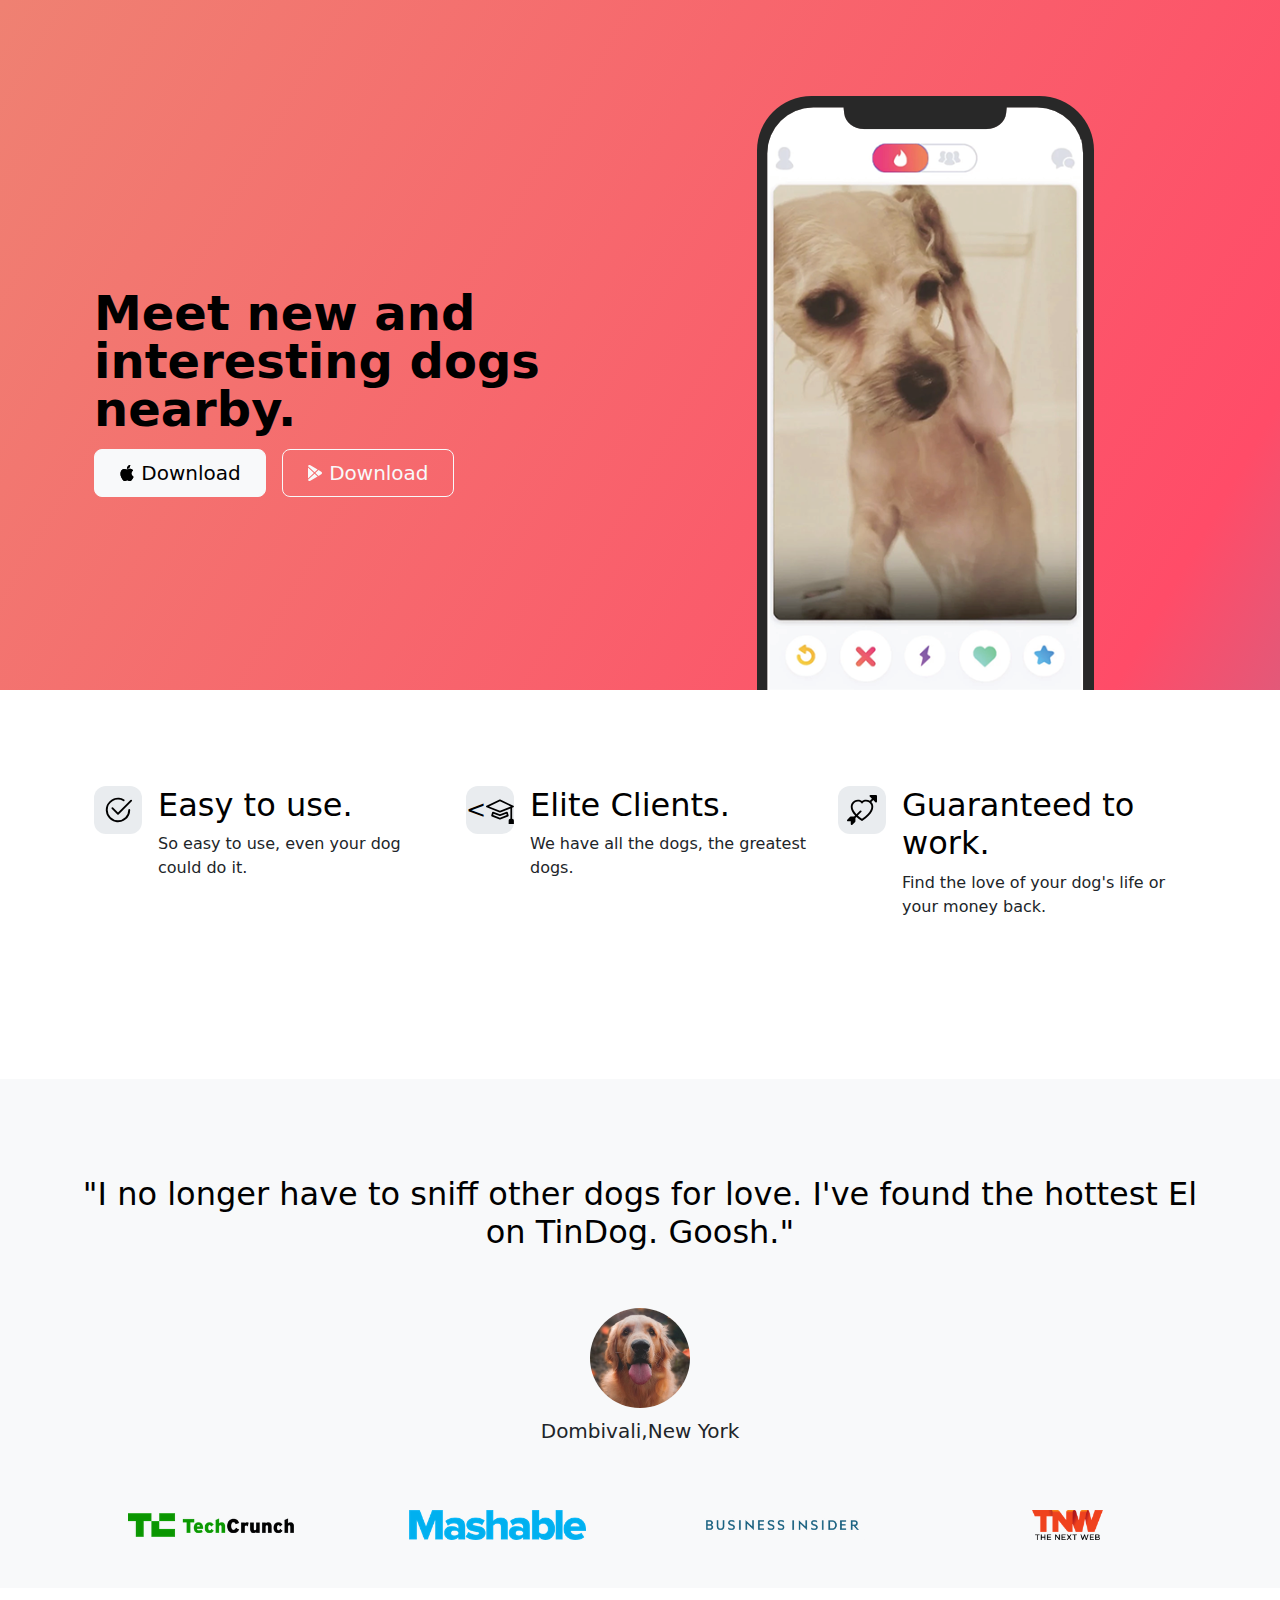
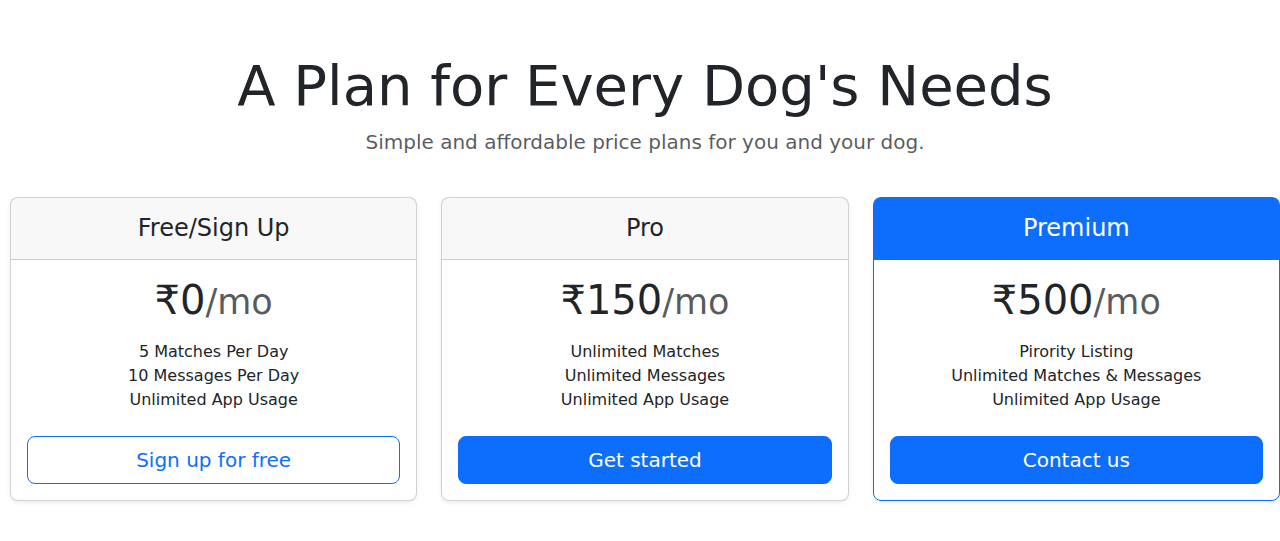
<file: Ref/11.3 TinDog Project/index.html>
<!DOCTYPE html>
<html lang="en">

<head>
  <meta charset="UTF-8">
  <meta name="viewport" content="width=device-width, initial-scale=1.0">
  <title>TinDog</title>
</head>
<link href="https://cdn.jsdelivr.net/npm/bootstrap@5.3.3/dist/css/bootstrap.min.css" rel="stylesheet" integrity="sha384-QWTKZyjpPEjISv5WaRU9OFeRpok6YctnYmDr5pNlyT2bRjXh0JMhjY6hW+ALEwIH" crossorigin="anonymous">
<link rel="stylesheet" href="./css/style.css">
<body>

  <!-- Title -->
<!-- Title -->
<!-- Title -->
<section id="title" class="gradient-background">

  <div class="container col-xxl-8 px-4 pt-5">
    <div class="row flex-lg-row-reverse align-items-center g-5 pt-5">
      <div class="col-10 col-sm-8 col-lg-6">
        <img src="./images/iphone.png" class="d-block mx-lg-auto img-fluid" alt="Bootstrap Themes" height="200"
          loading="lazy">
      </div>
      <div class="col-lg-6">
        <h1 class="display-5 fw-bold text-body-emphasis lh-1 mb-3">Meet new and interesting dogs nearby.</h1>

        <div class="d-grid gap-2 d-md-flex justify-content-md-start">
          <button type="button" class="btn btn-light btn-lg px-4 me-md-2"><svg xmlns="http://www.w3.org/2000/svg"
              width="16" height="16" fill="currentColor" class="bi bi-apple mb-1" viewBox="0 0 16 16">
              <path
                d="M11.182.008C11.148-.03 9.923.023 8.857 1.18c-1.066 1.156-.902 2.482-.878 2.516.024.034 1.52.087 2.475-1.258.955-1.345.762-2.391.728-2.43Zm3.314 11.733c-.048-.096-2.325-1.234-2.113-3.422.212-2.189 1.675-2.789 1.698-2.854.023-.065-.597-.79-1.254-1.157a3.692 3.692 0 0 0-1.563-.434c-.108-.003-.483-.095-1.254.116-.508.139-1.653.589-1.968.607-.316.018-1.256-.522-2.267-.665-.647-.125-1.333.131-1.824.328-.49.196-1.422.754-2.074 2.237-.652 1.482-.311 3.83-.067 4.56.244.729.625 1.924 1.273 2.796.576.984 1.34 1.667 1.659 1.899.319.232 1.219.386 1.843.067.502-.308 1.408-.485 1.766-.472.357.013 1.061.154 1.782.539.571.197 1.111.115 1.652-.105.541-.221 1.324-1.059 2.238-2.758.347-.79.505-1.217.473-1.282Z" />
              <path
                d="M11.182.008C11.148-.03 9.923.023 8.857 1.18c-1.066 1.156-.902 2.482-.878 2.516.024.034 1.52.087 2.475-1.258.955-1.345.762-2.391.728-2.43Zm3.314 11.733c-.048-.096-2.325-1.234-2.113-3.422.212-2.189 1.675-2.789 1.698-2.854.023-.065-.597-.79-1.254-1.157a3.692 3.692 0 0 0-1.563-.434c-.108-.003-.483-.095-1.254.116-.508.139-1.653.589-1.968.607-.316.018-1.256-.522-2.267-.665-.647-.125-1.333.131-1.824.328-.49.196-1.422.754-2.074 2.237-.652 1.482-.311 3.83-.067 4.56.244.729.625 1.924 1.273 2.796.576.984 1.34 1.667 1.659 1.899.319.232 1.219.386 1.843.067.502-.308 1.408-.485 1.766-.472.357.013 1.061.154 1.782.539.571.197 1.111.115 1.652-.105.541-.221 1.324-1.059 2.238-2.758.347-.79.505-1.217.473-1.282Z" />
            </svg> Download</button>
          <button type="button" class="btn btn-outline-light btn-lg px-4"><svg xmlns="http://www.w3.org/2000/svg"
              width="16" height="16" fill="currentColor" class="bi bi-google-play mb-1" viewBox="0 0 16 16">
              <path
                d="M14.222 9.374c1.037-.61 1.037-2.137 0-2.748L11.528 5.04 8.32 8l3.207 2.96 2.694-1.586Zm-3.595 2.116L7.583 8.68 1.03 14.73c.201 1.029 1.36 1.61 2.303 1.055l7.294-4.295ZM1 13.396V2.603L6.846 8 1 13.396ZM1.03 1.27l6.553 6.05 3.044-2.81L3.333.215C2.39-.341 1.231.24 1.03 1.27Z" />
            </svg> Download</button>
        </div>
      </div>
    </div>
  </div>
</section>

  <!-- Features -->
  <section id="features">
    <div class="container px-4 py-5" id="hanging-icons">
      <div class="row g-4 py-5 row-cols-1 row-cols-lg-3">
        <div class="col d-flex align-items-start">
          <div class="icon-square text-body-emphasis bg-body-secondary d-inline-flex align-items-center justify-content-center fs-4 flex-shrink-0 me-3">
            <svg xmlns="http://www.w3.org/2000/svg" height="30" fill="currentColor" class="bi bi-check2-circle"
              viewBox="0 0 16 16">
<path
                d="M2.5 8a5.5 5.5 0 0 1 8.25-4.764.5.5 0 0 0 .5-.866A6.5 6.5 0 1 0 14.5 8a.5.5 0 0 0-1 0 5.5 5.5 0 1 1-11 0z" />
<path
                d="M15.354 3.354a.5.5 0 0 0-.708-.708L8 9.293 5.354 6.646a.5.5 0 1 0-.708.708l3 3a.5.5 0 0 0 .708 0l7-7z" />
</svg>
          </div>
          <div>
            <h3 class="fs-2 text-body-emphasis">Easy to use.</h3>
            <p>So easy to use, even your dog could do it.</p>
          </div>
        </div>
        <div class="col d-flex align-items-start">
          <div class="icon-square text-body-emphasis bg-body-secondary d-inline-flex align-items-center justify-content-center fs-4 flex-shrink-0 me-3">
            <<svg xmlns="http://www.w3.org/2000/svg" height="30" fill="currentColor" class="bi bi-mortarboard" viewBox="0 0 16 16">
              <path d="M8.211 2.047a.5.5 0 0 0-.422 0l-7.5 3.5a.5.5 0 0 0 .025.917l7.5 3a.5.5 0 0 0 .372 0L14 7.14V13a1 1 0 0 0-1 1v2h3v-2a1 1 0 0 0-1-1V6.739l.686-.275a.5.5 0 0 0 .025-.917l-7.5-3.5ZM8 8.46 1.758 5.965 8 3.052l6.242 2.913L8 8.46Z"/>
              <path d="M4.176 9.032a.5.5 0 0 0-.656.327l-.5 1.7a.5.5 0 0 0 .294.605l4.5 1.8a.5.5 0 0 0 .372 0l4.5-1.8a.5.5 0 0 0 .294-.605l-.5-1.7a.5.5 0 0 0-.656-.327L8 10.466 4.176 9.032Zm-.068 1.873.22-.748 3.496 1.311a.5.5 0 0 0 .352 0l3.496-1.311.22.748L8 12.46l-3.892-1.556Z"/>
              </svg>
          </div>
          <div>
            <h3 class="fs-2 text-body-emphasis">Elite Clients.</h3>
            <p>We have all the dogs, the greatest dogs.</p>
          </div>
        </div>
        <div class="col d-flex align-items-start">
          <div class="icon-square text-body-emphasis bg-body-secondary d-inline-flex align-items-center justify-content-center fs-4 flex-shrink-0 me-3">
            <svg xmlns="http://www.w3.org/2000/svg" height="30" fill="currentColor" class="bi bi-arrow-through-heart"
              viewBox="0 0 16 16">
<path fill-rule="evenodd"
                d="M2.854 15.854A.5.5 0 0 1 2 15.5V14H.5a.5.5 0 0 1-.354-.854l1.5-1.5A.5.5 0 0 1 2 11.5h1.793l.53-.53c-.771-.802-1.328-1.58-1.704-2.32-.798-1.575-.775-2.996-.213-4.092C3.426 2.565 6.18 1.809 8 3.233c1.25-.98 2.944-.928 4.212-.152L13.292 2 12.147.854A.5.5 0 0 1 12.5 0h3a.5.5 0 0 1 .5.5v3a.5.5 0 0 1-.854.354L14 2.707l-1.006 1.006c.236.248.44.531.6.845.562 1.096.585 2.517-.213 4.092-.793 1.563-2.395 3.288-5.105 5.08L8 13.912l-.276-.182a21.86 21.86 0 0 1-2.685-2.062l-.539.54V14a.5.5 0 0 1-.146.354l-1.5 1.5Zm2.893-4.894A20.419 20.419 0 0 0 8 12.71c2.456-1.666 3.827-3.207 4.489-4.512.679-1.34.607-2.42.215-3.185-.817-1.595-3.087-2.054-4.346-.761L8 4.62l-.358-.368c-1.259-1.293-3.53-.834-4.346.761-.392.766-.464 1.845.215 3.185.323.636.815 1.33 1.519 2.065l1.866-1.867a.5.5 0 1 1 .708.708L5.747 10.96Z" />
</svg>
          </div>
          <div>
            <h3 class="fs-2 text-body-emphasis">Guaranteed to work.</h3>
            <p>Find the love of your dog's life or your money back.</p>
          </div>
        </div>
      </div>
    </div>
  </section>
  <!-- Testimonial -->
  <section id="testimonial">
    <section id="testimonial">
      <div class="my-5">
        <div class="p-5 text-center bg-body-tertiary">
          <div class="container py-5">
            <h2 class="text-body-emphasis">"I no longer have to sniff other dogs for love. I've found the hottest El on
              TinDog. Goosh."</h2>
            <img class="profile-img mt-5" src="./images/dog-img.jpg" alt="dog image">
            <p class="col-lg-8 mx-auto lead mt-2">
              Dombivali,New York
            </p>
          </div>
  
          <div class="container">
            <div class="row">
              <div class="col-lg-3 col-sm-12">
                <img src="./images/techcrunch.png" alt="techcrunch" height="30">
              </div>
              <div class="col-lg-3 col-sm-12">
                <img src="./images/mashable.png" alt="mashable" height="30">
              </div>
              <div class="col-lg-3 col-sm-12">
                <img src="./images/bizinsider.png" alt="bizinsider" height="30">
              </div>
              <div class="col-lg-3 col-sm-12">
                <img src="./images/tnw.png" alt="tnw" height="30">
              </div>
            </div>
          </div>
        </div>
      </div>
    </section>

  </section>
  <!-- Pricing -->
  <section id="pricing">
    <div class="pricing-header p-3 pb-md-4 mx-auto text-center">
      <h2 class="display-4 fw-normal">A Plan for Every Dog's Needs</h2>
      <p class="fs-5 text-body-secondary">Simple and affordable price plans for you and your dog.
    </div>
    <div class="row row-cols-1 row-cols-md-3 mb-3 text-center">
      <div class="col">
        <div class="card mb-4 rounded-3 shadow-sm">
          <div class="card-header py-3">
            <h4 class="my-0 fw-normal">Free/Sign Up</h4>
          </div>
          <div class="card-body">
            <h1 class="card-title pricing-card-title">₹0<small class="text-body-secondary fw-light">/mo</small></h1>
            <ul class="list-unstyled mt-3 mb-4">
              <li>5 Matches Per Day</li>
              <li>10 Messages Per Day</li>
              <li>Unlimited App Usage</li>
            </ul>
            <button type="button" class="w-100 btn btn-lg btn-outline-primary">Sign up for free</button>
          </div>
        </div>
      </div>
      <div class="col">
        <div class="card mb-4 rounded-3 shadow-sm">
          <div class="card-header py-3">
            <h4 class="my-0 fw-normal">Pro</h4>
          </div>
          <div class="card-body">
            <h1 class="card-title pricing-card-title">₹150<small class="text-body-secondary fw-light">/mo</small></h1>
            <ul class="list-unstyled mt-3 mb-4">
              <li>Unlimited Matches</li>
              <li>Unlimited Messages</li>
              <li>Unlimited App Usage</li>
            </ul>
            <button type="button" class="w-100 btn btn-lg btn-primary">Get started</button>
          </div>
        </div>
      </div>
      <div class="col">
        <div class="card mb-4 rounded-3 shadow-sm border-primary">
          <div class="card-header py-3 text-bg-primary border-primary">
            <h4 class="my-0 fw-normal">Premium</h4>
          </div>
          <div class="card-body">
            <h1 class="card-title pricing-card-title">₹500<small class="text-body-secondary fw-light">/mo</small></h1>
            <ul class="list-unstyled mt-3 mb-4">
              <li>Pirority Listing</li>
              <li>Unlimited Matches & Messages</li>
              <li>Unlimited App Usage</li>
            </ul>
            <button type="button" class="w-100 btn btn-lg btn-primary">Contact us</button>
          </div>
        </div>
      </div>
    </div>

  </section>
  <!-- Footer -->
  <section id="footer">

  </section>
  <script src="https://cdn.jsdelivr.net/npm/bootstrap@5.3.3/dist/js/bootstrap.bundle.min.js" integrity="sha384-YvpcrYf0tY3lHB60NNkmXc5s9fDVZLESaAA55NDzOxhy9GkcIdslK1eN7N6jIeHz" crossorigin="anonymous"></script>
</body>

</html>
</file>
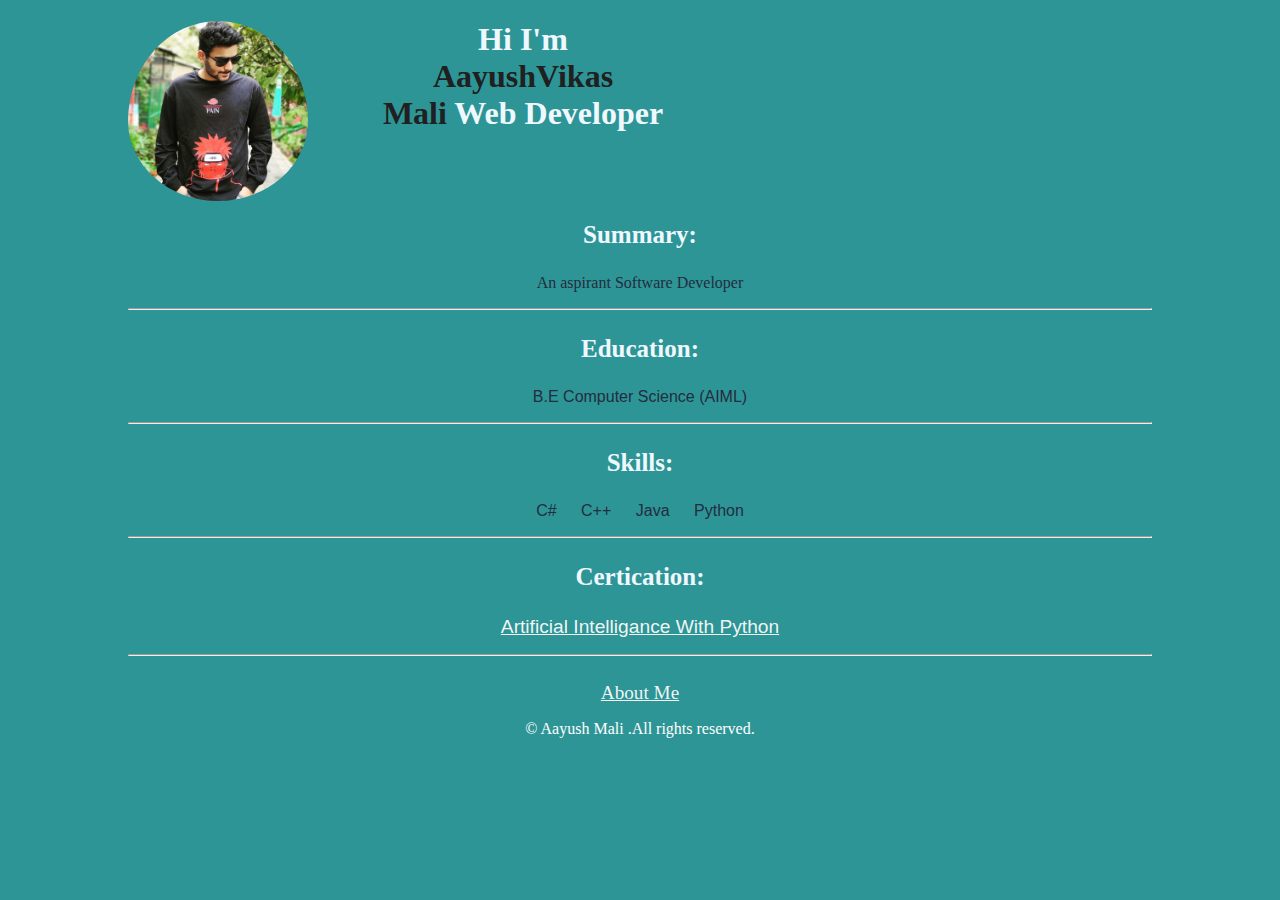
<file: Ref/Capestone/index.html>
<!DOCTYPE html>
<html lang="en">
<head>
    <meta charset="UTF-8">
    <meta name="viewport" content="width=device-width, initial-scale=1.0">
    <title>My Resume</title>
    <link rel="stylesheet" href="./Style.css">
</head>
<body>
    <div class="container">
    <img src="./Assets/Aayush Profile pic.jpg" height="180" alt="Prifile Image" class="img">
    <h1>Hi I'm <br><span>AayushVikas <br>Mali</span> Web Developer</h1>
    <h3>Summary:<br></h3>
    <p> An aspirant Software Developer</p><hr>
    <h3>Education:</h3>
    <ul>
        <li>B.E Computer Science (AIML)</li>
    </ul>
    <hr>
    <h3>Skills:</h3>
    <ul>
        <li>C#</li>
        <li>C++</li>
        <li>Java</li>
        <li>Python</li>
    </ul>
    <hr>
    <h3>Certication:</h3>
    <ul>
        <li><a href="./public/Certificate.html"> Artificial Intelligance With Python</a></li>
    </ul>
    <hr>
    <br>
    <a href="./public/Aboutme.html">About Me</a>
    <footer>
        <p class="footer">© Aayush Mali .All rights reserved.</p>
      </footer>
    </div>
</body>
</html>
</file>
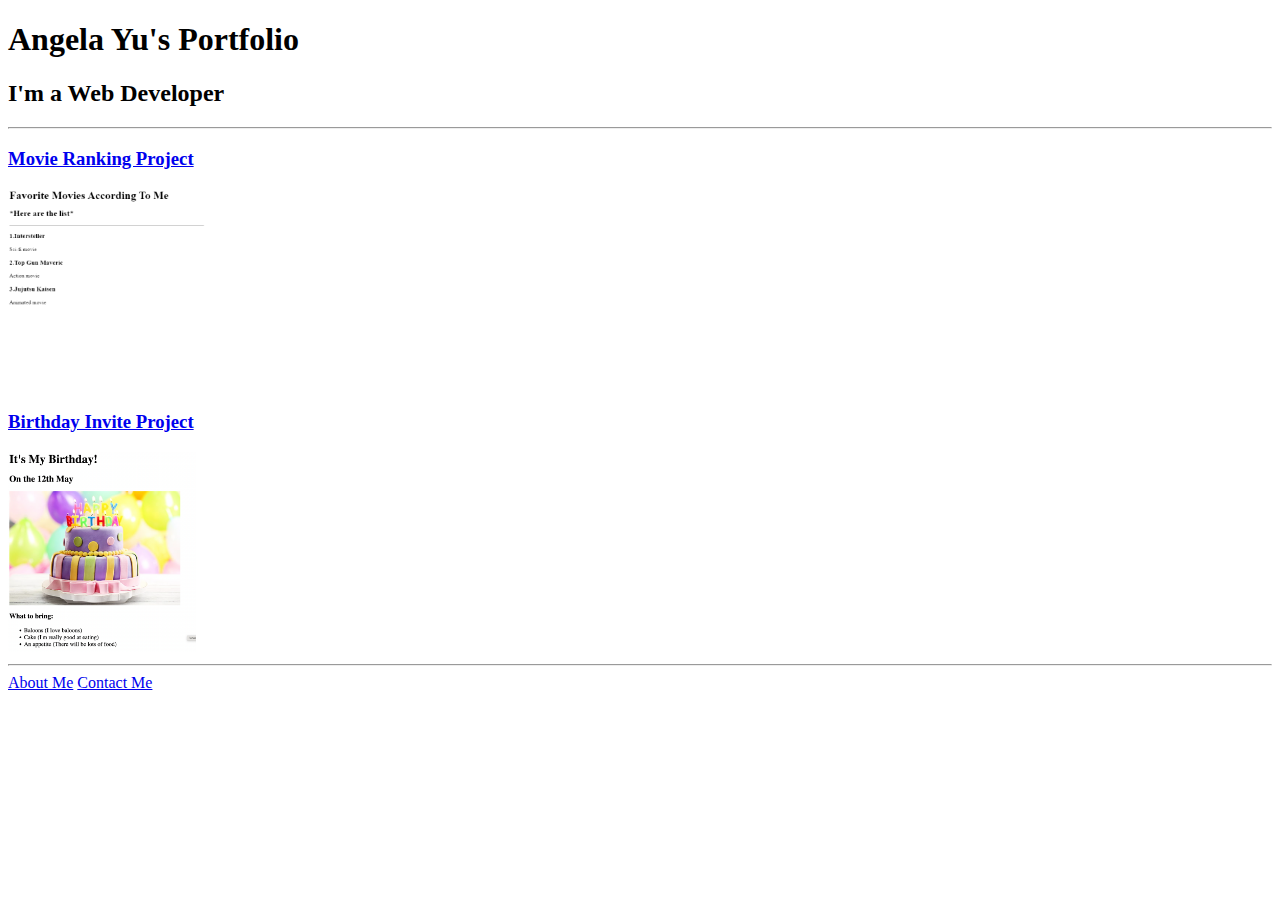
<file: Ref/4.3 HTML Porfolio Project/solution.html>
<!DOCTYPE html>
<html lang="en">

<head>
  <meta charset="UTF-8">
  <title>Angela's Portfolio</title>
</head>

<body>
  <h1>Angela Yu's Portfolio</h1>
  <h2>I'm a Web Developer</h2>
  <hr />
  <h3><a href="./public/movie-ranking.html">Movie Ranking Project</a></h3>
  <img src="./assets/images/movie-ranking.png" height="200" alt="movie ranking project preview"/>
  <h3><a href="./public/birthday-invite.html">Birthday Invite Project</a></h3>
  <img src="./assets/images/birthday-invite.png" height="200" alt="birthday invite project preview"/>
  <hr />
  <a href="./public/about.html">About Me</a>
  <a href="./public/contact.html">Contact Me</a>
</body>

</html>
</file>
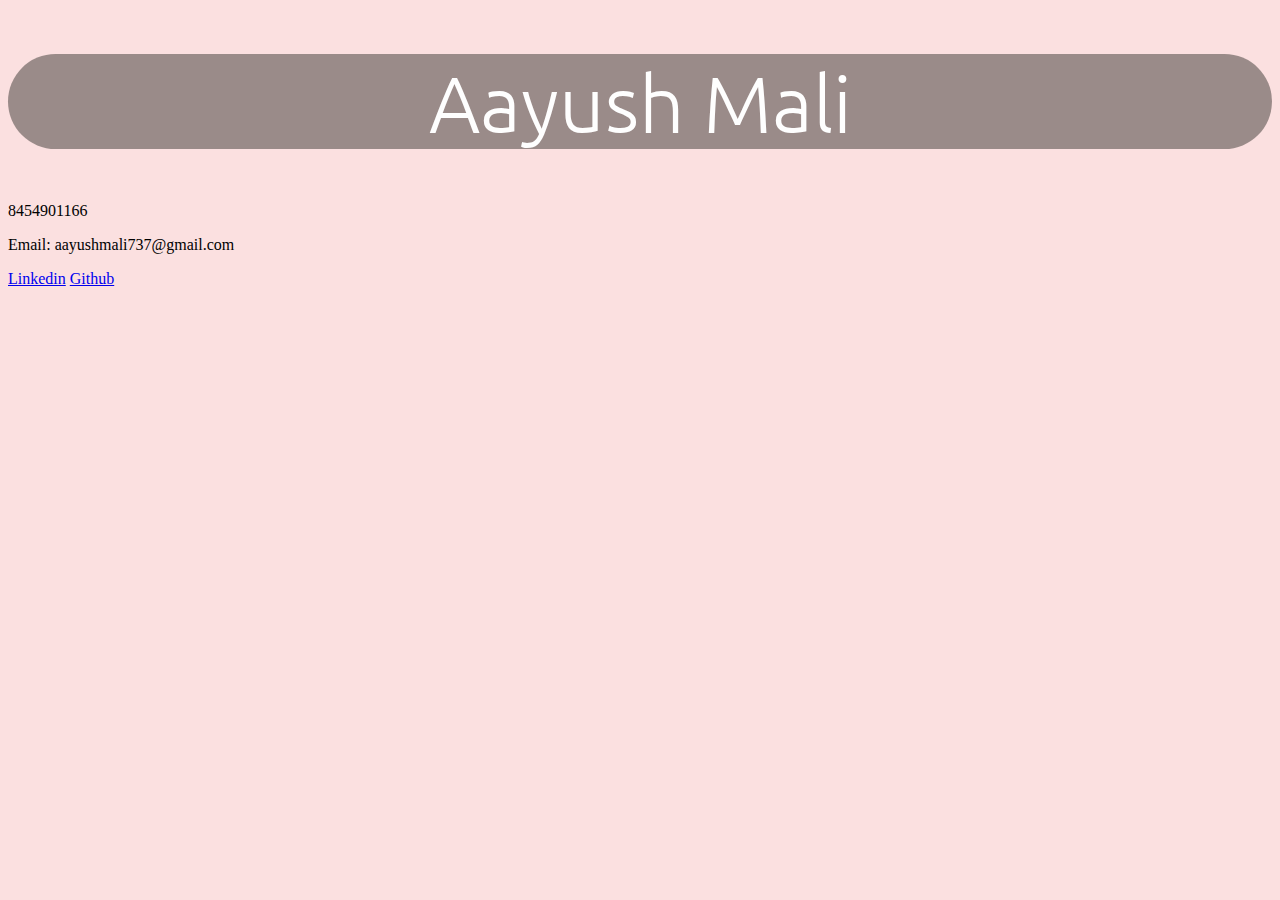
<file: Ref/Capestone/public/Aboutme.html>
<!DOCTYPE html>
<html lang="en">
<head>
  <meta charset="UTF-8">
  <meta name="viewport" content="width=device-width, initial-scale=1.0">
  <link rel="stylesheet" href="about.css">
  <link rel="preconnect" href="https://fonts.googleapis.com">
<link rel="preconnect" href="https://fonts.gstatic.com" crossorigin>
<link href="https://fonts.googleapis.com/css2?family=Micro+5&family=Ubuntu:ital,wght@0,300;0,400;0,500;0,700;1,300;1,400;1,500;1,700&display=swap" rel="stylesheet">
  <title>About Me</title>
</head>
<body>
<div class="head"><h1>Aayush Mali </h1></div>
<p>8454901166</p>
<p>Email: aayushmali737@gmail.com</p>
<p><a href="https://www.linkedin.com/in/aayush-mali-219541258/">Linkedin</a>
  <a href="https://github.com/AayushMali">Github</a></p>
</body>
</html>
</file>
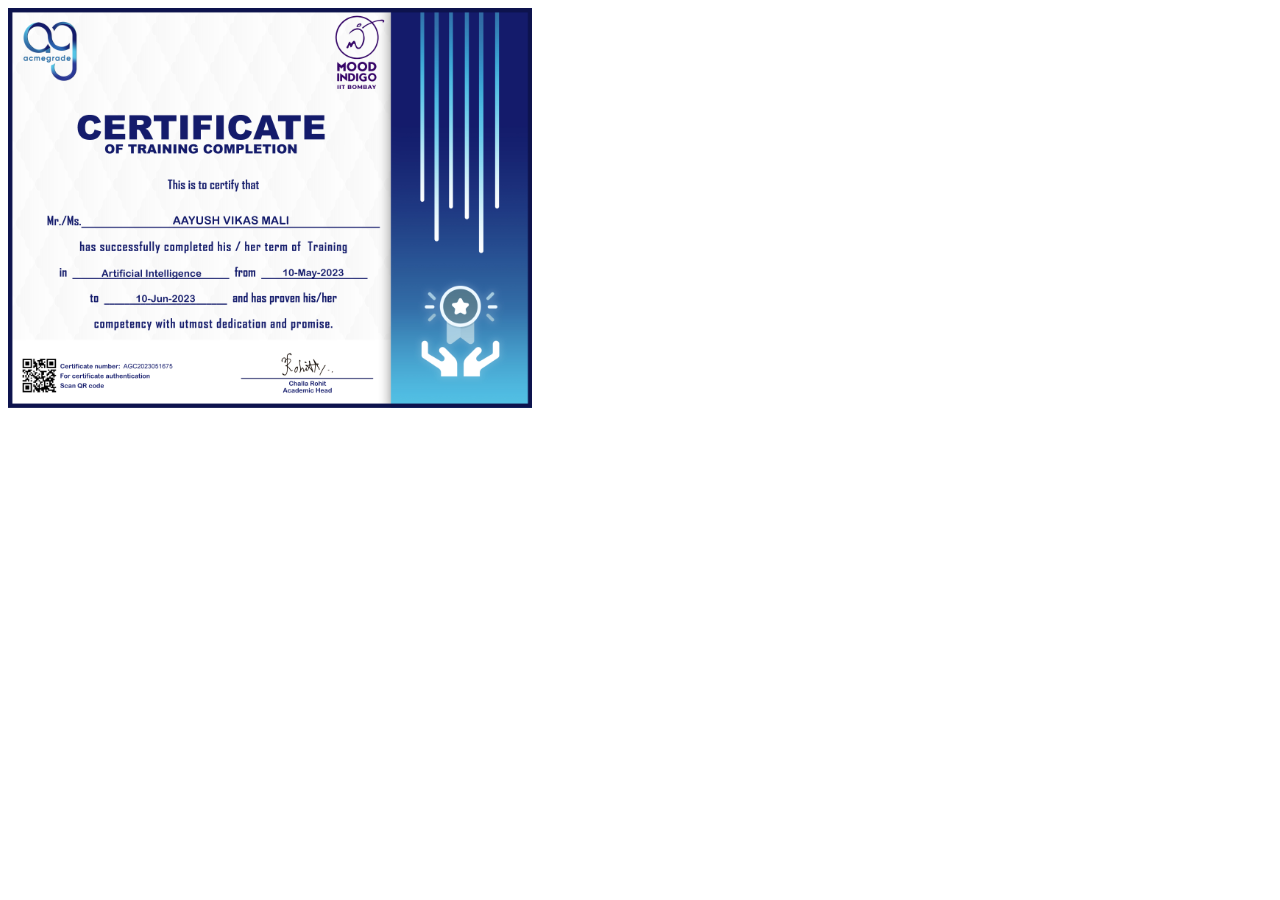
<file: Ref/Capestone/public/Certificate.html>
<!DOCTYPE html>
<html lang="en">
<head>
    <meta charset="UTF-8">
    <meta name="viewport" content="width=device-width, initial-scale=1.0">
    <title>Certificate</title>
</head>
<body>
    <img src="../Assets/Aayush.jpg" height="400">
</html>
</file>
<file: Ref/11.3 TinDog Project/css/style.css>
.gradient-background {
  background: linear-gradient(300deg, #00bfff, #ff4c68, #ef8172);
  background-size: 180% 180%;
  animation: gradient-animation 18s ease infinite;
}

@keyframes gradient-animation {
  0% {
    background-position: 0% 50%;
  }
  50% {
    background-position: 100% 50%;
  }
  100% {
    background-position: 0% 50%;
  }
}

.icon-square {
  width: 3rem;
  height: 3rem;
  border-radius: 0.75rem;
}

.profile-img {
  height: 100px;
  border-radius: 50%;
}
#pricing
{
  margin-left: 10px;
}
</file>
<file: Ref/Capestone/Style.css>
html
{
    background-color: #2D9596;
   height: 100%;
   width: 100%;
   color: aliceblue;

 
}
.container
{
    width: 80%; /* Adjust as needed */
    margin: 0 auto;
    padding: 0;
    box-sizing: border-box;
    text-align: center;
}
body
{
    margin: 0;
    padding: 0;
}
h3{
    font-weight: bolder;
    clear: both;
    text-align: center;
    font-size: 25px;
    
}
h1{
    font-weight: bold;
    text-align: center;
    max-width: 600px;
}
ul {
    font-family: 'Open Sans', sans-serif;
    list-style-type: none;
    padding: 0;
    text-align: center; /* Center the list items */
}

ul li {
    display: inline-block; /* Display list items horizontally */
    margin: 0 10px; /* Add spacing between list items */
}
li
{
    color: #232D3F;
}
a{
    color: rgba(248, 248, 248, 0.986);
    font-size: larger;
}
.img
{
    margin: 0 auto;
    float: left;
    margin-right: 10px;
    padding-bottom: 20px;
    border-radius: 50%;

}
span
{
    color: #202020;
}
p
{
    color: #232D3F;
    text-align: center;
}
.footer
{
    color: white;
}
@media(max-width:600px)
{
 .container
 {
    width: 90%;
    text-align: center;
 }
 .img
 {
    float: none;
    margin: 0 auto;
    display: block;
 }
 .h1
 {
    text-align: justify;
 }

}
</file>
<file: Ref/Capestone/public/about.css>
html
{
    background-color: rgba(226, 43, 43, 0.144);
}
h1
{
    color: rgba(255, 255, 255, 0.993);
    font-weight: lighter;
    font-family: "Ubuntu", sans-serif;
    font-weight: 300;
    font-style: normal;
    font-size: 80px;
    text-align: center;
}
.head
{
    background-color: rgba(63, 58, 54, 0.514);
    border-radius: 99px;
}
</file>
